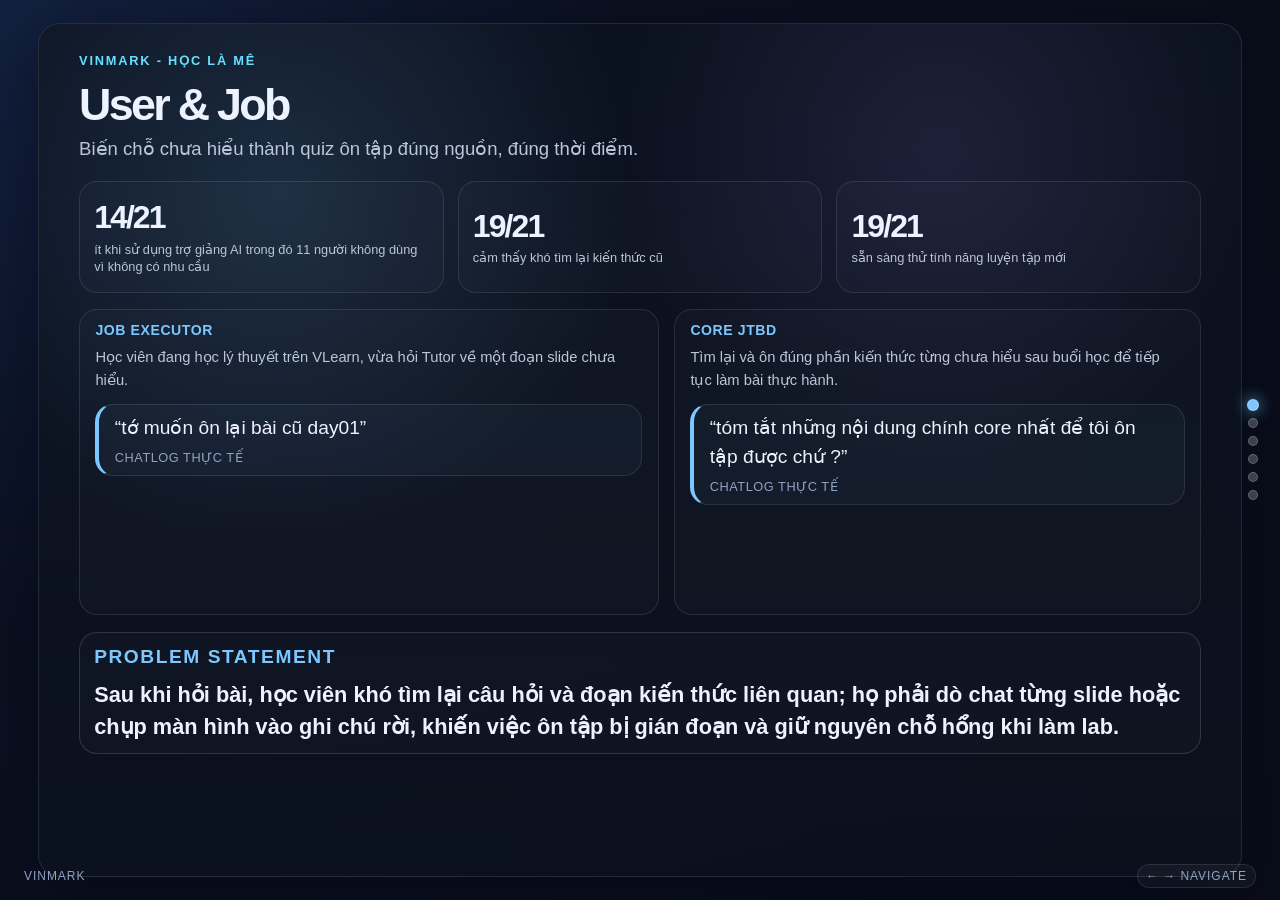
<file: demo-slides.html>
<!DOCTYPE html>
<html lang="vi">
<head>
  <meta charset="UTF-8" />
  <meta name="viewport" content="width=device-width, initial-scale=1.0" />
  <meta name="generator" content="html-slides v0.9.4" />
  <title>VinMark Pitch Deck</title>
  <style>
    :root {
      --bg: #0b1020;
      --bg-2: #111b2d;
      --panel: rgba(19, 28, 45, 0.82);
      --panel-2: rgba(27, 39, 62, 0.95);
      --line: rgba(255,255,255,0.1);
      --text: #edf2ff;
      --muted: #bac6da;
      --soft: #8fa1c5;
      --brand: #7cc7ff;
      --cyan: #66e0ff;
      --green: #6fe7b7;
      --amber: #ffd166;
      --red: #ff7979;
      --violet: #a78bfa;
      --shadow: 0 18px 60px rgba(1, 6, 23, 0.5);
    }

    * { box-sizing: border-box; }
    html, body {
      margin: 0;
      width: 100%;
      height: 100%;
      background: radial-gradient(circle at top left, #12213f, var(--bg) 40%, #090d18 100%);
      color: var(--text);
      font-family: "Segoe UI", Inter, Arial, sans-serif;
      overflow: hidden;
    }

    body { position: relative; }

    .deck {
      position: relative;
      width: 100vw;
      height: 100vh;
      overflow: hidden;
    }

    .slide {
      position: absolute;
      inset: 0;
      padding: 2.6vh 3vw 2.6vh;
      display: none;
      opacity: 0;
      background: transparent;
    }

    .slide.active {
      display: block;
      opacity: 1;
      animation: rise 0.32s ease;
    }

    @keyframes rise {
      from { opacity: 0; transform: translateY(8px); }
      to { opacity: 1; transform: translateY(0); }
    }

    .shell {
      position: relative;
      width: 100%;
      height: 100%;
      border: 1px solid var(--line);
      background: linear-gradient(180deg, rgba(12,18,31,0.85), rgba(12,18,31,0.72));
      border-radius: 22px;
      box-shadow: var(--shadow);
      overflow: hidden;
    }

    .shell::before {
      content: "";
      position: absolute;
      inset: 0;
      background: radial-gradient(circle at 20% 20%, rgba(124, 199, 255, 0.14), transparent 30%),
                  radial-gradient(circle at 75% 15%, rgba(167, 139, 250, 0.12), transparent 28%);
      pointer-events: none;
    }

    .content {
      position: relative;
      z-index: 1;
      height: 100%;
      padding: 3.2vh 3.1vw 2.8vh;
    }

    .eyebrow {
      letter-spacing: 0.14em;
      text-transform: uppercase;
      color: var(--cyan);
      font-size: clamp(10px, 1vw, 15px);
      font-weight: 700;
      margin-bottom: 1.4vh;
    }

    h1 {
      margin: 0;
      font-size: clamp(32px, 3.5vw, 62px);
      line-height: 1.04;
      letter-spacing: -0.06em;
      font-weight: 800;
    }

    h2 {
      margin: 0 0 1.4vh;
      line-height: 1.1;
      font-size: clamp(24px, 2.5vw, 40px);
      letter-spacing: -0.05em;
    }

    .highlight { color: var(--brand); }
    .highlight-green { color: var(--green); }
    .highlight-amber { color: var(--amber); }
    .highlight-red { color: var(--red); }

    .sub {
      margin-top: 1vh;
      color: var(--muted);
      font-size: clamp(14px, 1.45vw, 20px);
      line-height: 1.45;
      max-width: 900px;
    }

    .stats {
      display: grid;
      grid-template-columns: repeat(3, minmax(140px, 1fr));
      gap: 1.1vw;
      margin-top: 2vh;
      margin-bottom: 1.8vh;
    }

    .metric {
      background: rgba(255,255,255,0.02);
      border: 1px solid var(--line);
      border-radius: 18px;
      padding: 1.2vh 1.1vw;
      min-height: 112px;
      display: flex;
      flex-direction: column;
      justify-content: center;
    }

    .metric .value {
      font-size: clamp(24px, 2.5vw, 42px);
      font-weight: 800;
      letter-spacing: -0.06em;
      color: var(--text);
    }

    .metric .label {
      margin-top: 0.5vh;
      color: var(--muted);
      font-size: clamp(11px, 1vw, 14px);
      line-height: 1.35;
    }

    .two-col {
      display: grid;
      grid-template-columns: 1.1fr 1fr;
      gap: 1.2vw;
      margin-top: 1.8vh;
      height: 34vh;
    }

    .panel {
      background: rgba(255,255,255,0.02);
      border: 1px solid var(--line);
      border-radius: 18px;
      padding: 1.3vh 1.2vw;
      min-height: 180px;
    }

    .panel strong {
      display: block;
      font-size: clamp(13px, 1.1vw, 17px);
      margin-bottom: 0.9vh;
      color: var(--brand);
      letter-spacing: 0.04em;
      text-transform: uppercase;
    }

    .panel p, .panel li {
      color: var(--muted);
      font-size: clamp(14px, 1.15vw, 18px);
      line-height: 1.55;
      margin: 0;
    }

    .panel ul {
      margin: 0;
      padding-left: 1.1rem;
    }

    .quote-box {
      padding: 1.1vh 1.2vw;
      border: 1px solid var(--line);
      border-left: 4px solid var(--brand);
      border-radius: 18px;
      background: rgba(124,199,255,0.04);
      margin-top: 1.5vh;
    }

    .quote-box p {
      margin: 0;
      font-size: clamp(16px, 1.5vw, 22px);
      line-height: 1.5;
      color: var(--text);
    }

    .quote-box .who {
      margin-top: 0.8vh;
      color: var(--soft);
      font-size: clamp(12px, 1vw, 14px);
      letter-spacing: 0.04em;
      text-transform: uppercase;
    }

    table {
      width: 100%;
      border-collapse: collapse;
      margin-top: 1.8vh;
      background: rgba(255,255,255,0.02);
      border: 1px solid var(--line);
      border-radius: 18px;
      overflow: hidden;
    }

    th, td {
      padding: 0.9vh 0.9vw;
      border-bottom: 1px solid var(--line);
      text-align: left;
      vertical-align: top;
    }

    th {
      color: var(--brand);
      font-size: clamp(12px, 0.95vw, 15px);
      text-transform: uppercase;
      letter-spacing: 0.08em;
      background: rgba(124,199,255,0.04);
    }

    td {
      color: var(--muted);
      font-size: clamp(13px, 1vw, 16px);
      line-height: 1.5;
    }

    .slide[data-slide="1"] .content {
      display: flex;
      flex-direction: column;
      justify-content: center;
    }

    .choice-grid {
      display: grid;
      grid-template-columns: repeat(3, minmax(0, 1fr));
      gap: 1.2vw;
      width: min(100%, 1200px);
      margin: 3vh auto 0;
      align-items: center;
      justify-items: center;
    }

    .choice-card {
      display: flex;
      flex-direction: column;
      justify-content: space-between;
      min-height: 300px;
      width: 100%;
      padding: 2vh 1.6vw;
      border-radius: 20px;
      border: 1px solid var(--line);
      background: rgba(255,255,255,0.02);
      opacity: 0.78;
      transition: all 0.2s ease;
    }

    .choice-card.selected {
      opacity: 1;
      border-color: rgba(124,199,255,0.45);
      background: linear-gradient(180deg, rgba(124,199,255,0.12), rgba(255,255,255,0.02));
      box-shadow: 0 0 0 1px rgba(124,199,255,0.2), 0 20px 36px rgba(11, 16, 32, 0.32);
      transform: translateY(-6px) scale(1.02);
    }

    .choice-card .badge {
      display: inline-flex;
      align-self: flex-start;
      padding: 0.6vh 0.9vw;
      font-size: clamp(11px, 0.9vw, 13px);
      font-weight: 700;
      letter-spacing: 0.08em;
      text-transform: uppercase;
      border-radius: 999px;
      background: rgba(255,255,255,0.03);
      border: 1px solid rgba(255,255,255,0.08);
      color: var(--soft);
    }

    .choice-card.selected .badge {
      background: rgba(124,199,255,0.12);
      border-color: rgba(124,199,255,0.35);
      color: var(--brand);
    }

    .choice-card h3 {
      margin: 1.4vh 0 0.9vh;
      font-size: clamp(28px, 2.2vw, 36px);
      line-height: 1.2;
      letter-spacing: -0.04em;
      color: var(--text);
    }

    .choice-card p {
      margin: 0;
      color: var(--muted);
      font-size: clamp(16px, 1.25vw, 20px);
      line-height: 1.6;
    }

    .choice-card .meta {
      margin-top: 1.3vh;
      color: var(--soft);
      font-size: clamp(14px, 1.1vw, 18px);
      line-height: 1.5;
    }

    .choice-card.selected .meta strong {
      color: var(--green);
    }

    .workflow-box {
      margin-top: 1.2vh;
      background: rgba(255,255,255,0.03);
      border: 1px solid var(--line);
      border-radius: 18px;
      padding: 1vh 1vw 1.2vh;
      box-shadow: inset 0 0 0 1px rgba(124,199,255,0.03);
      min-height: 28vh;
      display: flex;
      flex-direction: column;
      justify-content: center;
    }

    .workflow-title {
      display: block;
      margin-bottom: 1vh;
      color: var(--brand);
      font-weight: 800;
      text-transform: uppercase;
      letter-spacing: 0.08em;
      font-size: clamp(18px, 1.5vw, 22px);
    }

    .workflow-row {
      display: grid;
      grid-template-columns: repeat(4, minmax(0, 1fr));
      gap: 0.25vw;
      align-items: stretch;
    }

    .flow-card {
      border: 1px solid rgba(255,255,255,0.12);
      border-radius: 14px;
      background: rgba(255,255,255,0.02);
      padding: 1vh 0.8vw 0.9vh;
      min-height: 165px;
      display: flex;
      flex-direction: column;
      justify-content: center;
      position: relative;
    }

    .flow-card-header {
      display: flex;
      align-items: flex-start;
      gap: 0.7vw;
      margin-bottom: 0.8vh;
      padding-top: 0.15vh;
    }

    .flow-card strong {
      display: block;
      font-size: clamp(18px, 1.55vw, 28px);
      color: var(--text);
      line-height: 1.2;
      letter-spacing: -0.02em;
      margin-top: -0.1vh;
    }

    .flow-card p {
      margin: 0;
      color: var(--muted);
      font-size: clamp(14px, 1.12vw, 18px);
      line-height: 1.6;
    }

    .flow-card .stepno {
      width: 34px;
      height: 34px;
      border-radius: 50%;
      display: inline-grid;
      place-items: center;
      background: rgba(124,199,255,0.12);
      border: 1px solid rgba(124,199,255,0.18);
      color: var(--brand);
      font-size: 16px;
      font-weight: 800;
      flex-shrink: 0;
    }

    .flow-card:nth-child(odd) {
      background: rgba(124,199,255,0.04);
      border-color: rgba(124,199,255,0.18);
    }

    .flow-card:nth-child(2n) {
      background: rgba(255,209,102,0.04);
      border-color: rgba(255,209,102,0.18);
    }

    .workflow-safe {
      margin-top: 1.8vh;
      background: rgba(255,209,102,0.08);
      border: 1px solid rgba(255,209,102,0.22);
      border-radius: 18px;
      overflow: hidden;
      color: var(--text);
      line-height: 1.5;
      min-height: 12vh;
      display: flex;
      flex-direction: column;
      justify-content: center;
    }

    .workflow-safe .tag {
      display: block;
      color: var(--amber);
      font-weight: 800;
      text-transform: uppercase;
      letter-spacing: 0.08em;
      font-size: clamp(16px, 1.3vw, 22px);
      background: rgba(255,209,102,0.12);
      border-bottom: 1px solid rgba(255,209,102,0.22);
      padding: 0.8vh 0.9vw;
    }

    .workflow-safe .body {
      display: block;
      color: var(--muted);
      font-size: clamp(12px, 0.95vw, 15px);
      padding: 1vh 1.1vw;
    }

    .pill-row {
      display: flex;
      flex-wrap: wrap;
      gap: 0.9vw;
      margin-top: 1.8vh;
    }

    .pill {
      padding: 0.7vh 0.9vw;
      border-radius: 999px;
      background: rgba(124,199,255,0.08);
      border: 1px solid rgba(124,199,255,0.2);
      color: var(--text);
      font-size: clamp(12px, 0.95vw, 14px);
      font-weight: 600;
    }

    .mini {
      display: inline-block;
      font-size: clamp(11px, 0.9vw, 13px);
      color: var(--soft);
      text-transform: uppercase;
      letter-spacing: 0.08em;
      margin-top: 0.8vh;
    }

    .callout {
      margin-top: 1.7vh;
      background: rgba(255,209,102,0.08);
      border: 1px solid rgba(255,209,102,0.22);
      border-radius: 18px;
      overflow: hidden;
      color: var(--text);
      font-size: clamp(15px, 1.2vw, 18px);
      line-height: 1.5;
    }

    .callout .tag {
      display: block;
      color: var(--amber);
      font-weight: 800;
      text-transform: uppercase;
      letter-spacing: 0.08em;
      font-size: clamp(18px, 1.5vw, 24px);
      background: rgba(255,209,102,0.1);
      border-bottom: 1px solid rgba(255,209,102,0.22);
      padding: 0.8vh 0.9vw;
    }

    .callout .body {
      padding: 1vh 1.1vw;
      display: block;
      color: var(--text);
    }

    .callout .body ul {
      margin: 0.5vh 0 0;
      padding-left: 1.25em;
    }

    .callout .body li {
      margin: 0.35vh 0;
      line-height: 1.55;
    }

    .checklist {
      display: grid;
      grid-template-columns: repeat(3, minmax(0, 1fr));
      gap: 1vw;
      margin-top: 2vh;
    }

    .result-table {
      width: 100%;
      border-collapse: collapse;
      margin-top: 2vh;
      border: 1px solid var(--line);
      background: rgba(255,255,255,0.02);
      border-radius: 18px;
      overflow: hidden;
    }

    .result-table th,
    .result-table td {
      border: 1px solid var(--line);
      padding: 0.9vh 0.9vw;
      text-align: center;
      color: var(--muted);
      font-size: clamp(13px, 1vw, 16px);
      line-height: 1.5;
    }

    .result-table th {
      color: var(--text);
      font-size: clamp(14px, 1.15vw, 18px);
      font-weight: 700;
      background: rgba(124,199,255,0.04);
    }

    .result-table td:first-child {
      text-align: left;
      color: var(--text);
      font-weight: 600;
    }

    .weakness-label {
      display: block;
      margin-top: 2.7vh;
      color: var(--amber);
      font-size: clamp(18px, 1.45vw, 24px);
      font-weight: 800;
      letter-spacing: 0.08em;
      text-transform: uppercase;
    }

    .weakness-grid {
      display: grid;
      grid-template-columns: repeat(3, minmax(0, 1fr));
      gap: 1vw;
      margin-top: 1vh;
    }

    .weakness-box {
      background: rgba(255,255,255,0.02);
      border: 1px solid var(--line);
      border-radius: 18px;
      padding: 1.1vh 1vw;
      min-height: 12vh;
      display: flex;
      align-items: center;
      justify-content: center;
      text-align: center;
      color: var(--text);
      font-size: clamp(17px, 1.35vw, 22px);
      line-height: 1.5;
      font-weight: 700;
    }

    .roadmap-grid {
      display: grid;
      grid-template-columns: 1fr;
      gap: 1.2vw;
      margin-top: 2vh;
      width: 82%;
      margin-left: 0;
      align-items: start;
    }

    .roadmap-card {
      background: rgba(255,255,255,0.02);
      border: 1px solid var(--line);
      border-radius: 18px;
      padding: 1.4vh 1.2vw;
      min-height: 20vh;
      display: flex;
      flex-direction: column;
      justify-content: center;
    }

    .roadmap-card strong {
      display: block;
      color: var(--brand);
      font-size: clamp(24px, 1.9vw, 32px);
      letter-spacing: 0.04em;
      text-transform: uppercase;
      margin-bottom: 1vh;
    }

    .roadmap-card ul {
      margin: 0;
      padding-left: 1.1em;
      color: var(--muted);
      font-size: clamp(14px, 1.08vw, 18px);
      line-height: 1.7;
    }

    .roadmap-card li + li {
      margin-top: 0.5vh;
    }

    .check {
      background: rgba(255,255,255,0.02);
      border: 1px solid var(--line);
      border-radius: 18px;
      padding: 1.1vh 1vw;
    }

    .check strong {
      display: block;
      color: var(--green);
      font-size: clamp(12px, 0.9vw, 14px);
      letter-spacing: 0.08em;
      text-transform: uppercase;
      margin-bottom: 0.8vh;
    }

    .check p {
      margin: 0;
      color: var(--muted);
      line-height: 1.5;
      font-size: clamp(13px, 1vw, 15px);
    }

    .nav {
      position: fixed;
      right: 22px;
      top: 50%;
      transform: translateY(-50%);
      display: flex;
      flex-direction: column;
      gap: 8px;
      z-index: 20;
    }

    .dot {
      width: 10px;
      height: 10px;
      border-radius: 50%;
      background: rgba(255,255,255,0.22);
      border: 1px solid rgba(255,255,255,0.18);
      cursor: pointer;
      transition: all 0.2s ease;
    }

    .dot.active {
      background: var(--brand);
      box-shadow: 0 0 12px rgba(124,199,255,0.9);
      transform: scale(1.2);
    }

    .footer {
      position: fixed;
      bottom: 12px;
      left: 24px;
      right: 24px;
      display: flex;
      justify-content: space-between;
      align-items: center;
      color: var(--soft);
      font-size: 12px;
      letter-spacing: 0.08em;
      text-transform: uppercase;
      z-index: 20;
    }

    .footer .key {
      display: inline-flex;
      align-items: center;
      gap: 6px;
      padding: 4px 8px;
      border-radius: 999px;
      background: rgba(255,255,255,0.04);
      border: 1px solid var(--line);
    }

    @media (max-width: 800px) {
      .stats, .two-col, .checklist { grid-template-columns: 1fr; }
      .nav { right: 12px; }
      .shell { border-radius: 14px; }
    }
  </style>
</head>
<body>
  <div class="deck" id="deck">

    <div class="slide active" data-slide="0">
      <div class="shell">
        <div class="content">
          <div class="eyebrow">VinMark - Học là mê</div>
          <h1>User & Job</h1>
          <div class="sub">Biến chỗ chưa hiểu thành quiz ôn tập đúng nguồn, đúng thời điểm.</div>

          <div class="stats">
            <div class="metric">
              <div class="value">14/21</div>
              <div class="label">ít khi sử dụng trợ giảng AI trong đó 11 người không dùng vì không có nhu cầu</div>
            </div>
            <div class="metric">
              <div class="value">19/21</div>
              <div class="label">cảm thấy khó tìm lại kiến thức cũ</div>
            </div>
            <div class="metric">
              <div class="value">19/21</div>
              <div class="label">sẵn sàng thử tính năng luyện tập mới</div>
            </div>
          </div>

          <div class="two-col">
            <div class="panel">
              <strong>Job executor</strong>
              <p>Học viên đang học lý thuyết trên VLearn, vừa hỏi Tutor về một đoạn slide chưa hiểu.</p>
              <div class="quote-box" style="margin-top: 1.3vh;">
                <p>“tớ muốn ôn lại bài cũ day01”</p>
                <div class="who">chatlog thực tế</div>
              </div>
            </div>
            <div class="panel">
              <strong>Core JTBD</strong>
              <p>Tìm lại và ôn đúng phần kiến thức từng chưa hiểu sau buổi học để tiếp tục làm bài thực hành.</p>
              <div class="quote-box" style="margin-top: 1.3vh;">
                <p>“tóm tắt những nội dung chính core nhất để tôi ôn tập được chứ ?”</p>
                <div class="who">chatlog thực tế</div>
              </div>
            </div>
          </div>

          <div class="callout" style="margin-top: 1.8vh; padding: 0; background: rgba(255,255,255,0.02); border-color: rgba(255,255,255,0.14);">
            <span class="tag" style="color: var(--brand); background: transparent; border-bottom: none; padding: 1.1vh 1.1vw 0;">Problem Statement</span>
            <span style="display:block; font-size: clamp(20px, 1.7vw, 28px); line-height:1.45; color: var(--text); font-weight:700; padding: 0.9vh 1.1vw 1.2vh;">
              Sau khi hỏi bài, học viên khó tìm lại câu hỏi và đoạn kiến thức liên quan; họ phải dò chat từng slide hoặc chụp màn hình vào ghi chú rời, khiến việc ôn tập bị gián đoạn và giữ nguyên chỗ hổng khi làm lab.
            </span>
          </div>
        </div>
      </div>
    </div>

    <div class="slide" data-slide="1">
      <div class="shell">
        <div class="content">
          <div class="eyebrow">VinMark - Học là mê</div>
          <h1>Vì sao chọn tính năng này</h1>

          <div class="choice-grid">
            <div class="choice-card">
              <div class="badge">Bỏ</div>
              <div>
                <h3>Cải thiện Tutor tại chỗ</h3>
                <p>18/21 biết về tính năng, nhưng không đồng nghĩa cần sửa ngay.</p>
              </div>
              <div class="meta"><strong>Bỏ:</strong> không giải quyết “quay lại sau buổi học”.</div>
            </div>

            <div class="choice-card selected">
              <div class="badge">Chọn</div>
              <div>
                <h3><span class="highlight-green">Kho ôn có nguồn + quiz</span></h3>
                <p>10/21 khó tìm lại kiến thức cũ; 19/21 sẵn sàng thử nếu có tính năng.</p>
              </div>
              <div class="meta"><strong>Giữ:</strong> khớp pain point “lấy lại đúng chỗ chưa hiểu”.</div>
            </div>

            <div class="choice-card">
              <div class="badge">Bỏ</div>
              <div>
                <h3>Tổng hợp cả buổi</h3>
                <p>Form không đo nhu cầu “tóm tắt cả buổi” trực tiếp.</p>
              </div>
              <div class="meta"><strong>Bỏ:</strong> quá rộng so với pain point thực tế.</div>
            </div>
          </div>
        </div>
      </div>
    </div>

    <div class="slide" data-slide="2">
      <div class="shell">
        <div class="content">
          <div class="eyebrow">VinMark - Học là mê</div>
          <h1>Giải pháp: Từ chỗ chưa hiểu đến ôn tập có căn cứ</h1>

          <div class="callout" style="font-size: clamp(17px, 1.5vw, 24px); line-height: 1.45;">
            <span class="tag">Lát cắt</span>
            <span class="body">
              <ul>
                <li>Học viên đánh dấu hoặc hỏi về một đoạn slide khó hiểu.</li>
                <li>Hệ thống kiểm tra ngữ cảnh và nguồn để xác định mức độ đủ căn cứ.</li>
                <li>Nếu đủ nguồn, sinh quiz 3–10 câu để ôn đúng chỗ.</li>
                <li>Nếu thiếu nguồn, hỏi lại hoặc yêu cầu nguồn bổ sung thay vì bịa đáp án.</li>
              </ul>
            </span>
          </div>

          <div class="workflow-box">
            <span class="workflow-title">Workflow</span>
            <div class="workflow-row">
              <div class="flow-card">
                <div class="flow-card-header">
                  <span class="stepno">1</span>
                  <strong>Học viên đánh dấu / hỏi</strong>
                </div>
                <p>Ngữ cảnh rõ và được lưu lại theo đoạn slide.</p>
              </div>
              <div class="flow-card">
                <div class="flow-card-header">
                  <span class="stepno">2</span>
                  <strong>Kiểm tra nguồn</strong>
                </div>
                <p>Đoạn slide, transcript và ngữ cảnh được đối chiếu.</p>
              </div>
              <div class="flow-card">
                <div class="flow-card-header">
                  <span class="stepno">3</span>
                  <strong>Ra quyết định AI</strong>
                </div>
                <p>Nếu đủ căn cứ → tạo quiz; nếu thiếu → hỏi lại / từ chối.</p>
              </div>
              <div class="flow-card">
                <div class="flow-card-header">
                  <span class="stepno">4</span>
                  <strong>Ôn tập có gợi ý</strong>
                </div>
                <p>Đưa quiz đúng chỗ học viên đã bỏ lỡ để ôn tiếp.</p>
              </div>
            </div>
          </div>

          <div class="callout">
            <span class="tag">why this is safe</span>
            <span class="body">Chi phí sai cao khi AI bịa nội dung, thiếu nguồn, hoặc gắn quiz vào slide sai. Vì vậy hệ thống chỉ tạo khi đủ căn cứ, còn lại phải hỏi thêm hoặc từ chối.</span>
          </div>
        </div>
      </div>
    </div>

    <div class="slide" data-slide="3">
      <div class="shell">
        <div class="content">
          <div class="eyebrow">VinMark - Học là mê</div>
          <h1>Kết quả đo</h1>

          <div class="stats">
            <div class="metric">
              <div class="value">19/26</div>
              <div class="label">Test cases trả lời đạt chuẩn trong Golden Set</div>
            </div>
          </div>

          <table class="result-table">
            <thead>
              <tr>
                <th>Lớp chỗ khó</th>
                <th>Số case</th>
                <th>Đạt</th>
                <th>Không đạt</th>
                <th>Tỷ lệ đạt</th>
              </tr>
            </thead>
            <tbody>
              <tr>
                <td>Nguồn sự thậth</td>
                <td>3</td>
                <td>3</td>
                <td>0</td>
                <td>100.0%</td>
              </tr>
              <tr>
                <td>Câu hỏi mơ hồ</td>
                <td>4</td>
                <td>3</td>
                <td>1</td>
                <td>75.0%</td>
              </tr>
              <tr>
                <td>Ngoài phạm vi</td>
                <td>3</td>
                <td>2</td>
                <td>1</td>
                <td>66.7%</td>
              </tr>
              <tr>
                <td>Đặc thù domain</td>
                <td>3</td>
                <td>2</td>
                <td>1</td>
                <td>66.7%</td>
              </tr>
            </tbody>
          </table>

          <span class="weakness-label">Điểm yếu</span>
          <div class="weakness-grid">
            <div class="weakness-box">CÂU HỎI MƠ HỒ</div>
            <div class="weakness-box">CÂU HỎI NGOÀI PHẠM VI</div>
            <div class="weakness-box">ĐẶC THÙ DOMAIN</div>
          </div>

          <div class="callout">
            <span class="tag">Nguyên nhân chính</span>
            <span class="body">
              <ul>
                <li>Điểm yếu 1: Chưa xác định đầy đủ constraints cho LLM</li>
                <li>Điểm yếu 2: Thiếu mô tả rõ ràng các trường hợp LLM cần hỏi lại người dùng</li>
              </ul>
            </span>
          </div>
        </div>
      </div>
    </div>

    <div class="slide" data-slide="4">
      <div class="shell">
        <div class="content">
          <div class="eyebrow">VinMark - Học là mê</div>
          <h1>User thật nói gì</h1>

          <div class="user-grid" style="display:grid; grid-template-columns:1fr 1fr; gap:1vw; margin-top:2vh; align-items:stretch; height: 56vh;">
            <div class="quote-box" style="height:100%; margin-top:0; min-height: 100%; display:flex; flex-direction:column; justify-content:space-between; padding: 2vh 1.6vw; border-left: 4px solid var(--brand); gap: 1.1vh;">
              <div style="display:flex; flex-direction:column; gap:0.6vh; justify-content:space-between; flex:1;">
                <p style="margin:0; font-size: clamp(23px, 2vw, 32px); line-height:1.5; color: var(--text); font-style: italic;">“UI chỗ preview slide hơi khó hiểu với làm hoang mang người dùng khi không rõ chức năng lưu slide ở đâu. Chưa có phần quiz theo bài.”</p>
                <div class="who" style="margin-top:0; line-height:1;">User 1</div>
              </div>
              <div style="display:flex; flex-direction:column; gap:1.45vh; margin-top:0.8vh;">
                <div>
                  <strong style="color: var(--brand); font-size: clamp(15px, 1.15vw, 18px); text-transform: uppercase; letter-spacing: 0.08em; display:block; margin-bottom:0.45vh;">Task đã giao</strong>
                  <span style="color: var(--muted); font-size: clamp(15px, 1.18vw, 20px); line-height:1.6;">Kiểm tra workflow đánh giá kiến thức khó hiểu, ôn tập và luyện tập bằng quiz.</span>
                </div>
                <div>
                  <strong style="color: var(--brand); font-size: clamp(15px, 1.15vw, 18px); text-transform: uppercase; letter-spacing: 0.08em; display:block; margin-bottom:0.45vh;">Quan sát</strong>
                  <span style="color: var(--muted); font-size: clamp(15px, 1.18vw, 20px); line-height:1.6;">UI còn khó sử dụng, chưa có quiz tổng hợp cả bài, chỉ có quiz theo slide đã đánh dấu.</span>
                </div>
                <div>
                  <strong style="color: var(--brand); font-size: clamp(15px, 1.15vw, 18px); text-transform: uppercase; letter-spacing: 0.08em; display:block; margin-bottom:0.45vh;">Mức nghiêm trọng</strong>
                  <span style="color: var(--muted); font-size: clamp(15px, 1.18vw, 20px); line-height:1.6;">Trung bình.</span>
                </div>
              </div>
            </div>
            <div class="quote-box" style="height:100%; margin-top:0; min-height: 100%; display:flex; flex-direction:column; justify-content:space-between; padding: 2vh 1.6vw; border-left: 4px solid var(--brand); background: rgba(124,199,255,0.04); gap: 1.1vh;">
              <div style="display:flex; flex-direction:column; gap:0.6vh; justify-content:space-between; flex:1;">
                <p style="margin:0; font-size: clamp(23px, 2vw, 32px); line-height:1.5; color: var(--text); font-style: italic;">“UI chỗ preview slide hơi khó hiểu với làm hoang mang người dùng khi không rõ chức năng lưu slide ở đâu. Chưa có phần quiz theo bài.”</p>
                <div class="who" style="margin-top:0; line-height:1;">User 1</div>
              </div>
              <div style="display:flex; flex-direction:column; gap:1.45vh; margin-top:0.8vh;">
                <div>
                  <strong style="color: var(--brand); font-size: clamp(15px, 1.15vw, 18px); text-transform: uppercase; letter-spacing: 0.08em; display:block; margin-bottom:0.45vh;">Task đã giao</strong>
                  <span style="color: var(--muted); font-size: clamp(15px, 1.18vw, 20px); line-height:1.6;">Kiểm tra workflow đánh giá kiến thức khó hiểu, ôn tập và luyện tập bằng quiz.</span>
                </div>
                <div>
                  <strong style="color: var(--brand); font-size: clamp(15px, 1.15vw, 18px); text-transform: uppercase; letter-spacing: 0.08em; display:block; margin-bottom:0.45vh;">Quan sát</strong>
                  <span style="color: var(--muted); font-size: clamp(15px, 1.18vw, 20px); line-height:1.6;">UI còn khó sử dụng, chưa có quiz tổng hợp cả bài, chỉ có quiz theo slide đã đánh dấu.</span>
                </div>
                <div>
                  <strong style="color: var(--brand); font-size: clamp(15px, 1.15vw, 18px); text-transform: uppercase; letter-spacing: 0.08em; display:block; margin-bottom:0.45vh;">Mức nghiêm trọng</strong>
                  <span style="color: var(--muted); font-size: clamp(15px, 1.18vw, 20px); line-height:1.6;">Trung bình.</span>
                </div>
              </div>
            </div>
          </div>
                <!-- <div>
                  <strong style="color: var(--brand); font-size: clamp(13px, 1vw, 15px); text-transform: uppercase; letter-spacing: 0.08em; display:block; margin-bottom:0.4vh;">Mức nghiêm trọng</strong>
                  <span style="color: var(--muted); font-size: clamp(14px, 1.08vw, 18px); line-height:1.6;">Trung bình.</span>
                </div> -->
              </div>
            </div>
          </div>
        </div>
      </div>
    </div>

    <div class="slide" data-slide="5">
      <div class="shell">
        <div class="content">
          <div class="eyebrow">VinMark - Học là mê</div>
          <h1>Hướng phát triển</h1>

          <div class="roadmap-grid" style="margin-left: 0; max-width: 82%;">
            <div class="roadmap-card">
              <strong>1. Cải thiện Agent</strong>
              <ul>
                <li>Cải thiện điểm yếu hiện tại, bổ sung nhiều test case để kiểm tra model trong các tình huống khác nhau.</li>
              </ul>
            </div>
            <div class="roadmap-card">
              <strong>2. Cải thiện UI</strong>
              <ul>
                <li>Hiển thị Slide rõ ràng hơn để người dùng dễ theo dõi.</li>
                <li>Tóm tắt nội dung ôn tập để người học nắm nhanh trọng tâm.</li>
              </ul>
            </div>
            <div class="roadmap-card">
              <strong>3. Lên plan ôn tập kiến thức</strong>
              <ul>
                <li>Tham khảo phương pháp học chuẩn để thiết kế lộ trình ôn tập hiệu quả.</li>
                <li>Ôn tập kiến thức theo vòng lặp phù hợp, ví dụ theo các mốc 2, 3, 5 ngày.</li>
              </ul>
            </div>
          </div>
        </div>
      </div>
    </div>

  </div>

  <div class="nav" aria-label="slide navigation">
    <div class="dot active" data-index="0" title="Slide 1"></div>
    <div class="dot" data-index="1" title="Slide 2"></div>
    <div class="dot" data-index="2" title="Slide 3"></div>
    <div class="dot" data-index="3" title="Slide 4"></div>
    <div class="dot" data-index="4" title="Slide 5"></div>
    <div class="dot" data-index="5" title="Slide 6"></div>
  </div>

  <div class="footer">
    <div>VinMark</div>
    <div class="key">← → navigate</div>
  </div>

  <script>
    const slides = [...document.querySelectorAll('.slide')];
    const dots = [...document.querySelectorAll('.dot')];
    let current = 0;

    function showSlide(index) {
      current = (index + slides.length) % slides.length;
      slides.forEach((slide, i) => slide.classList.toggle('active', i === current));
      dots.forEach((dot, i) => dot.classList.toggle('active', i === current));
    }

    document.addEventListener('keydown', (e) => {
      if (e.key === 'ArrowRight' || e.key === 'PageDown' || e.key === ' ') {
        showSlide(current + 1);
      }
      if (e.key === 'ArrowLeft' || e.key === 'PageUp') {
        showSlide(current - 1);
      }
    });

    dots.forEach((dot) => {
      dot.addEventListener('click', () => showSlide(Number(dot.dataset.index)));
    });
  </script>
</body>
</html>
</file>
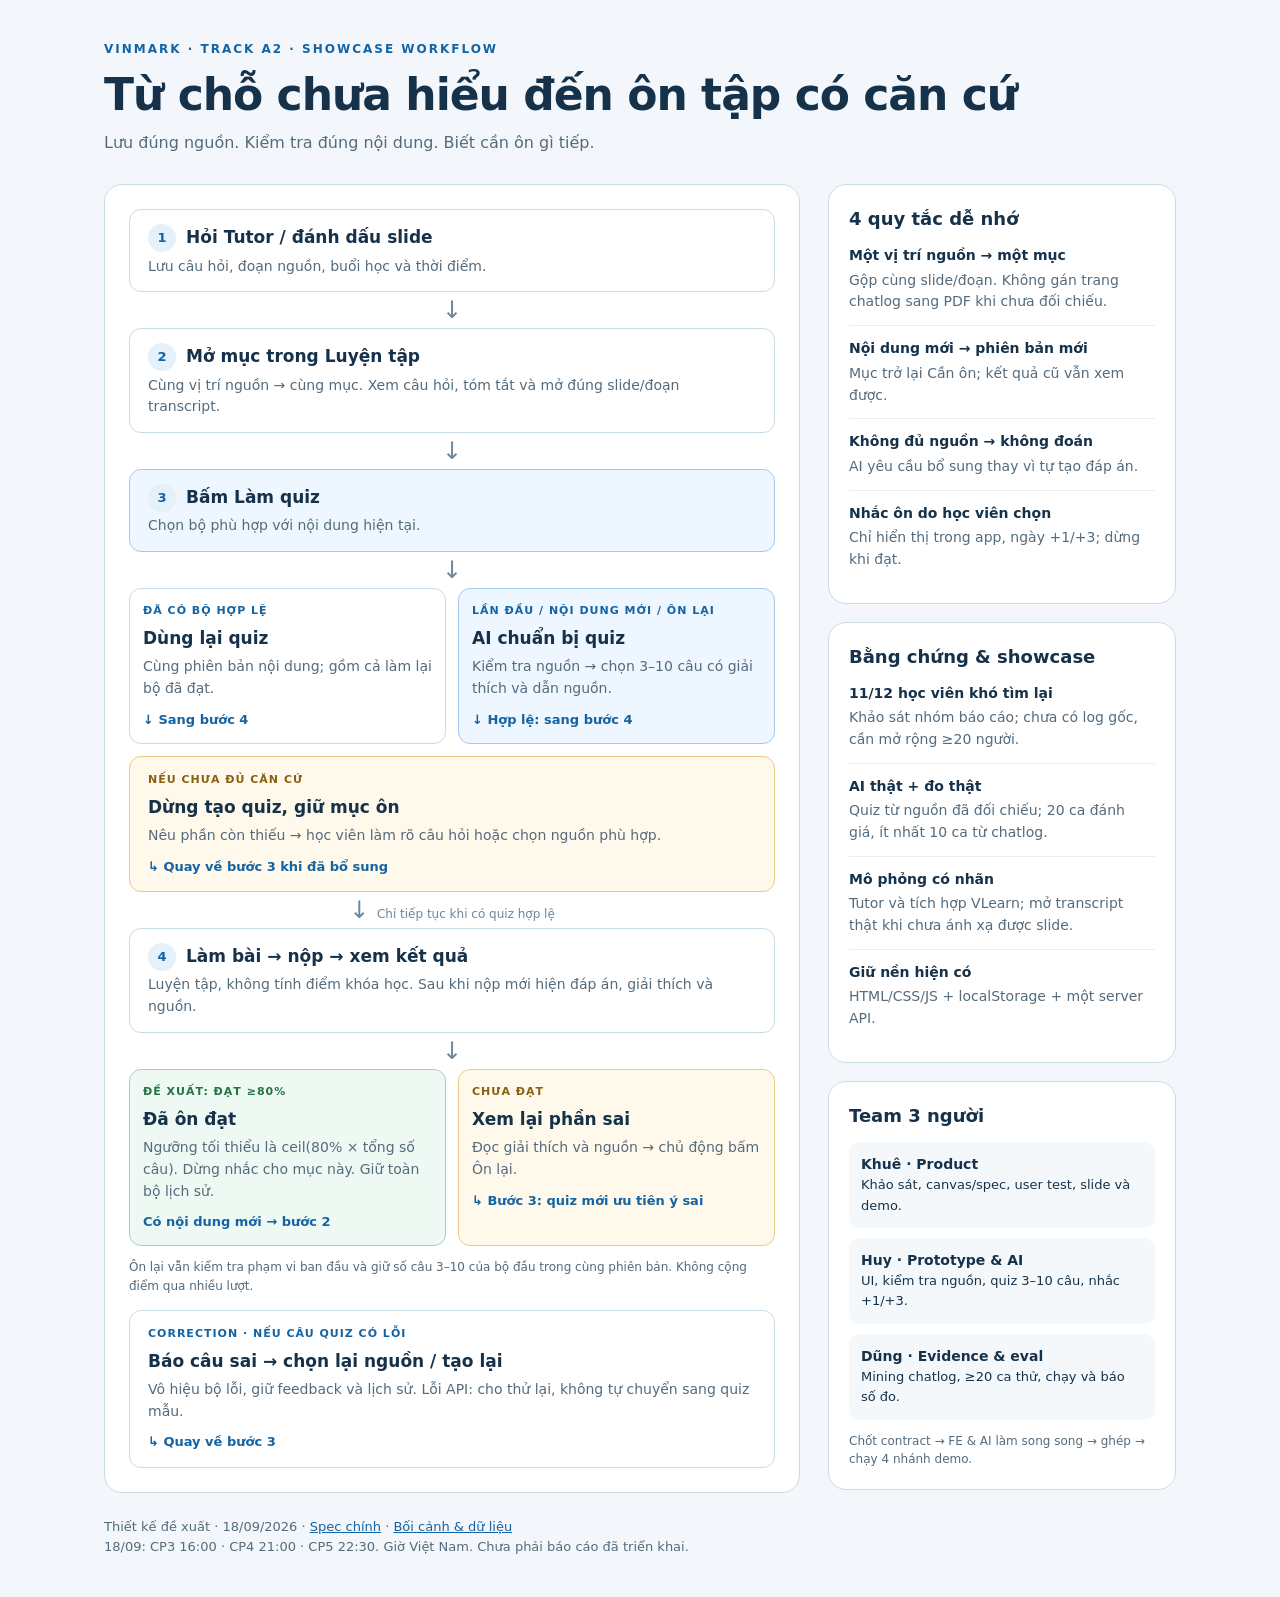
<file: WORKFLOW.html>
<!doctype html>
<html lang="vi">
<head>
  <meta charset="utf-8">
  <meta name="viewport" content="width=device-width, initial-scale=1">
  <title>VinMark — Workflow showcase</title>
  <style>
    :root { color-scheme: light; --ink:#16324b; --muted:#546b7c; --blue:#1463a3; --line:#cbdbe6; }
    * { box-sizing:border-box; }
    body { margin:0; background:#f3f7fb; color:var(--ink); font:16px/1.55 system-ui,-apple-system,"Segoe UI",sans-serif; }
    main { max-width:1120px; margin:auto; padding:40px 24px; }
    .eyebrow { color:var(--blue); font-size:12px; font-weight:800; letter-spacing:2px; }
    h1 { font-size:clamp(28px,4vw,44px); letter-spacing:-1px; line-height:1.2; margin:10px 0; }
    .intro { color:var(--muted); margin:0 0 28px; }
    .layout { display:grid; grid-template-columns:minmax(0,2fr) minmax(250px,1fr); gap:28px; align-items:start; }
    .flow, .panel { background:white; border:1px solid var(--line); border-radius:18px; padding:24px; }
    .node { border:1px solid var(--line); border-radius:12px; padding:14px 18px; background:#fff; }
    .node strong { display:block; font-size:17px; }
    .node p { margin:5px 0 0; font-size:14px; color:var(--muted); }
    .step { float:left; width:28px; height:28px; display:grid; place-items:center; margin:0 10px 0 0; background:#e4f0fa; color:var(--blue); border-radius:50%; font-size:13px; font-weight:800; }
    .arrow { text-align:center; color:#6e879a; font-size:24px; line-height:1.5; }
    .blue { background:#eef6ff; border-color:#a5c9e7; }
    .amber { background:#fff9ec; border-color:#e9cb87; }
    .green { background:#eef9f3; border-color:#a5d1b8; }
    .branches { display:grid; grid-template-columns:1fr 1fr; gap:12px; }
    .branches .node { padding:13px; }
    .tag { display:block; font-weight:800; font-size:11px; letter-spacing:1px; color:var(--blue); margin-bottom:6px; }
    .amber .tag { color:#896011; }
    .green .tag { color:#237344; }
    .return { font-size:13px; font-weight:650; margin-top:10px; color:var(--blue); }
    .caption { font-size:12px; color:var(--muted); margin:12px 0 0; }
    aside { display:grid; gap:18px; }
    .panel { padding:20px; }
    h2 { font-size:18px; margin:0 0 12px; }
    .rule { padding:12px 0; border-top:1px solid #e7eef4; font-size:14px; }
    .rule:first-of-type { border-top:0; padding-top:0; }
    .rule strong { display:block; margin-bottom:3px; }
    .rule span { color:var(--muted); }
    .team { display:grid; gap:10px; }
    .person { padding:12px; background:#f5f8fb; border-radius:10px; font-size:13px; }
    .person b { display:block; font-size:14px; }
    footer { margin-top:24px; color:var(--muted); font-size:13px; }
    a { color:var(--blue); }
    @media(max-width:800px) { .layout { grid-template-columns:1fr; } main { padding:24px 14px; } .flow { padding:16px; } }
    @media(max-width:440px) { .branches { grid-template-columns:1fr; } }
    @media print { body { background:white; font-size:12px; } main { padding:0; } .layout { grid-template-columns:2fr 1fr; gap:14px; } .flow,.panel { padding:12px; } .node { padding:9px; } .node p,.rule { font-size:11px; } .node strong { font-size:13px; } .arrow { font-size:18px; } .panel,.node { break-inside:avoid; } }
  </style>
</head>
<body>
<main>
  <header>
    <div class="eyebrow">VINMARK · TRACK A2 · SHOWCASE WORKFLOW</div>
    <h1>Từ chỗ chưa hiểu đến ôn tập có căn cứ</h1>
    <p class="intro">Lưu đúng nguồn. Kiểm tra đúng nội dung. Biết cần ôn gì tiếp.</p>
  </header>
  <div class="layout">
    <section class="flow" aria-label="Luồng học viên">
      <div class="node"><span class="step">1</span><strong>Hỏi Tutor / đánh dấu slide</strong><p>Lưu câu hỏi, đoạn nguồn, buổi học và thời điểm.</p></div>
      <div class="arrow" aria-hidden="true">↓</div>
      <div class="node"><span class="step">2</span><strong>Mở mục trong Luyện tập</strong><p>Cùng vị trí nguồn → cùng mục. Xem câu hỏi, tóm tắt và mở đúng slide/đoạn transcript.</p></div>
      <div class="arrow" aria-hidden="true">↓</div>
      <div class="node blue"><span class="step">3</span><strong>Bấm Làm quiz</strong><p>Chọn bộ phù hợp với nội dung hiện tại.</p></div>
      <div class="arrow" aria-hidden="true">↓</div>
      <div class="branches">
        <div class="node"><span class="tag">ĐÃ CÓ BỘ HỢP LỆ</span><strong>Dùng lại quiz</strong><p>Cùng phiên bản nội dung; gồm cả làm lại bộ đã đạt.</p><div class="return">↓ Sang bước 4</div></div>
        <div class="node blue"><span class="tag">LẦN ĐẦU / NỘI DUNG MỚI / ÔN LẠI</span><strong>AI chuẩn bị quiz</strong><p>Kiểm tra nguồn → chọn 3–10 câu có giải thích và dẫn nguồn.</p><div class="return">↓ Hợp lệ: sang bước 4</div></div>
      </div>
      <div class="node amber" style="margin-top:12px"><span class="tag">NẾU CHƯA ĐỦ CĂN CỨ</span><strong>Dừng tạo quiz, giữ mục ôn</strong><p>Nêu phần còn thiếu → học viên làm rõ câu hỏi hoặc chọn nguồn phù hợp.</p><div class="return">↳ Quay về bước 3 khi đã bổ sung</div></div>
      <div class="arrow" aria-hidden="true">↓ <small style="font-size:12px">Chỉ tiếp tục khi có quiz hợp lệ</small></div>
      <div class="node"><span class="step">4</span><strong>Làm bài → nộp → xem kết quả</strong><p>Luyện tập, không tính điểm khóa học. Sau khi nộp mới hiện đáp án, giải thích và nguồn.</p></div>
      <div class="arrow" aria-hidden="true">↓</div>
      <div class="branches">
        <div class="node green"><span class="tag">ĐỀ XUẤT: ĐẠT ≥80%</span><strong>Đã ôn đạt</strong><p>Ngưỡng tối thiểu là ceil(80% × tổng số câu). Dừng nhắc cho mục này. Giữ toàn bộ lịch sử.</p><div class="return">Có nội dung mới → bước 2</div></div>
        <div class="node amber"><span class="tag">CHƯA ĐẠT</span><strong>Xem lại phần sai</strong><p>Đọc giải thích và nguồn → chủ động bấm Ôn lại.</p><div class="return">↳ Bước 3: quiz mới ưu tiên ý sai</div></div>
      </div>
      <p class="caption">Ôn lại vẫn kiểm tra phạm vi ban đầu và giữ số câu 3–10 của bộ đầu trong cùng phiên bản. Không cộng điểm qua nhiều lượt.</p>
      <div class="node" style="margin-top:14px"><span class="tag">CORRECTION · NẾU CÂU QUIZ CÓ LỖI</span><strong>Báo câu sai → chọn lại nguồn / tạo lại</strong><p>Vô hiệu bộ lỗi, giữ feedback và lịch sử. Lỗi API: cho thử lại, không tự chuyển sang quiz mẫu.</p><div class="return">↳ Quay về bước 3</div></div>
    </section>
    <aside aria-label="Quy tắc và phân công">
      <section class="panel">
        <h2>4 quy tắc dễ nhớ</h2>
        <div class="rule"><strong>Một vị trí nguồn → một mục</strong><span>Gộp cùng slide/đoạn. Không gán trang chatlog sang PDF khi chưa đối chiếu.</span></div>
        <div class="rule"><strong>Nội dung mới → phiên bản mới</strong><span>Mục trở lại Cần ôn; kết quả cũ vẫn xem được.</span></div>
        <div class="rule"><strong>Không đủ nguồn → không đoán</strong><span>AI yêu cầu bổ sung thay vì tự tạo đáp án.</span></div>
        <div class="rule"><strong>Nhắc ôn do học viên chọn</strong><span>Chỉ hiển thị trong app, ngày +1/+3; dừng khi đạt.</span></div>
      </section>
      <section class="panel">
        <h2>Bằng chứng & showcase</h2><div class="rule"><strong>11/12 học viên khó tìm lại</strong><span>Khảo sát nhóm báo cáo; chưa có log gốc, cần mở rộng ≥20 người.</span></div>
        <div class="rule"><strong>AI thật + đo thật</strong><span>Quiz từ nguồn đã đối chiếu; 20 ca đánh giá, ít nhất 10 ca từ chatlog.</span></div>
        <div class="rule"><strong>Mô phỏng có nhãn</strong><span>Tutor và tích hợp VLearn; mở transcript thật khi chưa ánh xạ được slide.</span></div>
        <div class="rule"><strong>Giữ nền hiện có</strong><span>HTML/CSS/JS + localStorage + một server API.</span></div>
      </section>
      <section class="panel">
        <h2>Team 3 người</h2>
        <div class="team">
          <div class="person"><b>Khuê · Product</b>Khảo sát, canvas/spec, user test, slide và demo.</div>
          <div class="person"><b>Huy · Prototype & AI</b>UI, kiểm tra nguồn, quiz 3–10 câu, nhắc +1/+3.</div>
          <div class="person"><b>Dũng · Evidence & eval</b>Mining chatlog, ≥20 ca thử, chạy và báo số đo.</div>
        </div>
        <p class="caption">Chốt contract → FE & AI làm song song → ghép → chạy 4 nhánh demo.</p>
      </section>
    </aside>
  </div>
  <footer>Thiết kế đề xuất · 18/09/2026 · <a href="spec.md">Spec chính</a> · <a href="HACKATHON_CONTEXT.md">Bối cảnh & dữ liệu</a><br>18/09: CP3 16:00 · CP4 21:00 · CP5 22:30. Giờ Việt Nam. Chưa phải báo cáo đã triển khai.</footer>
</main>
</body>
</html>
</file>
